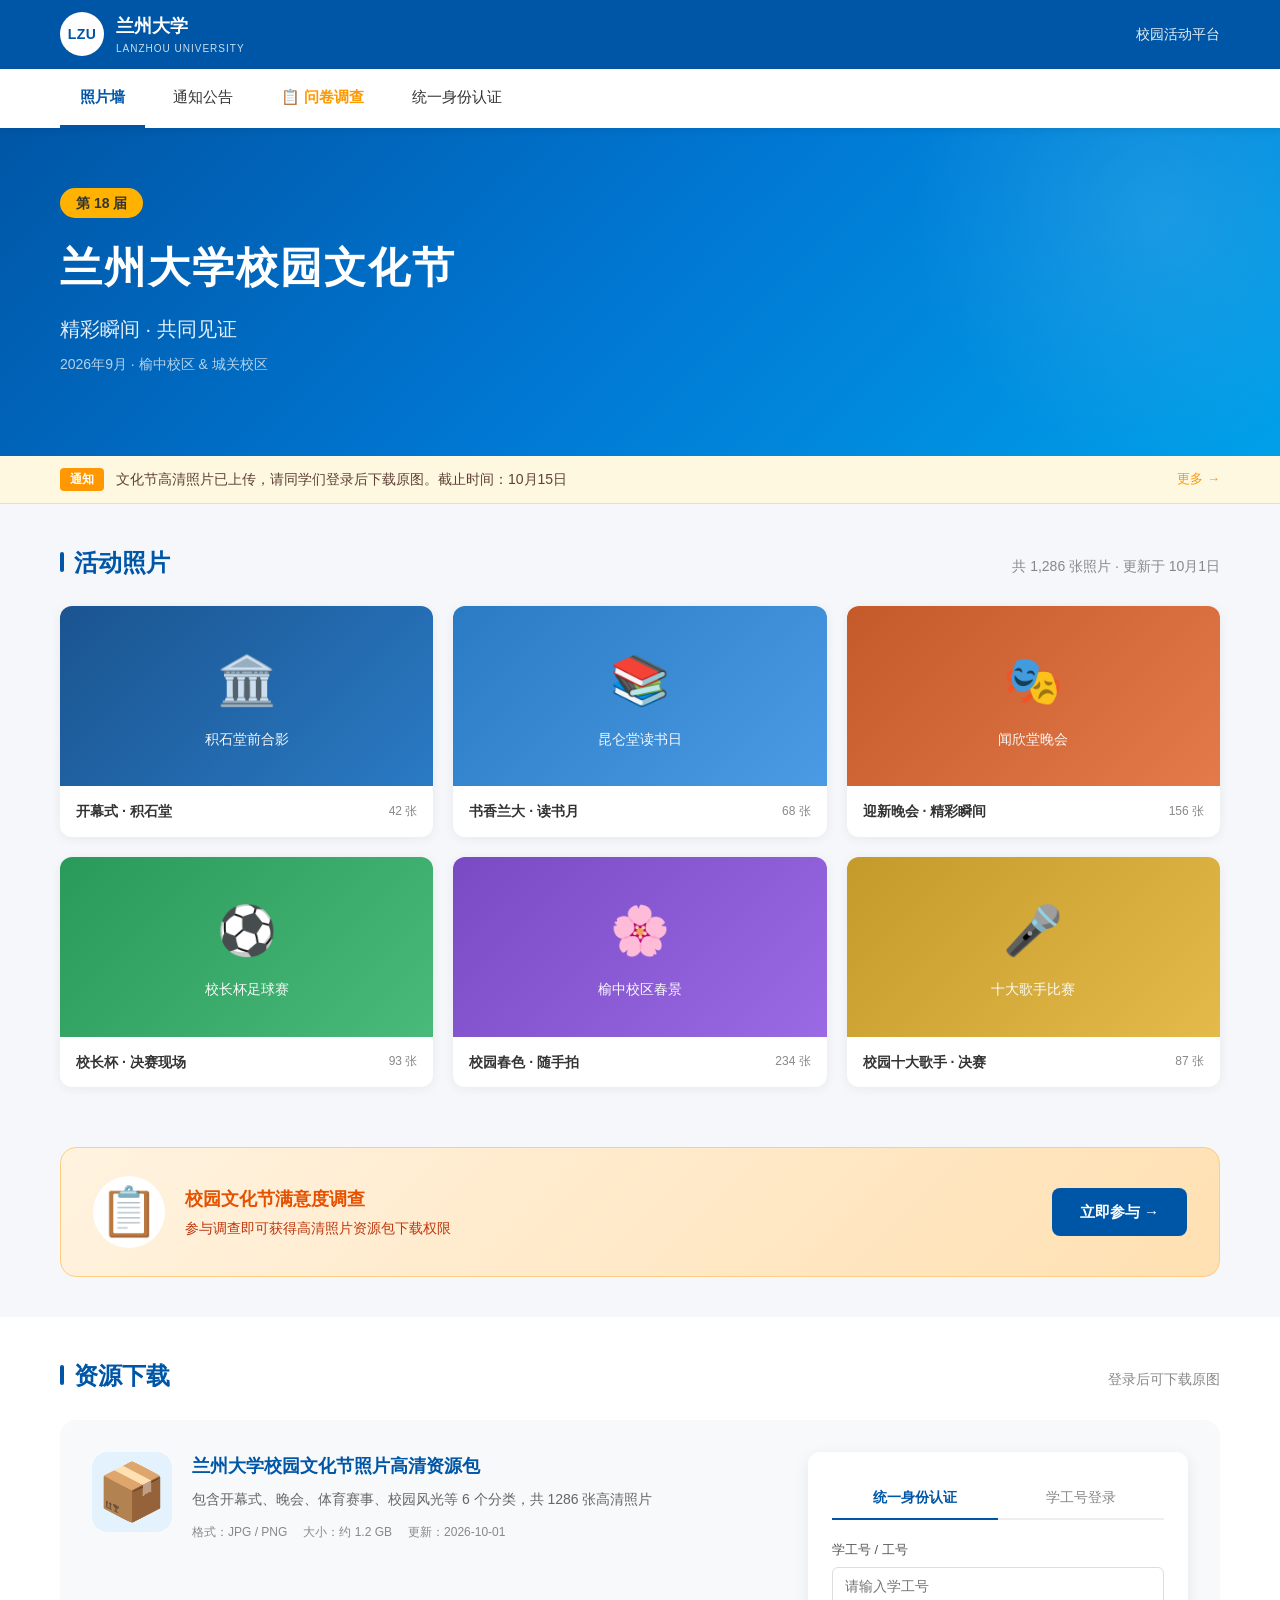
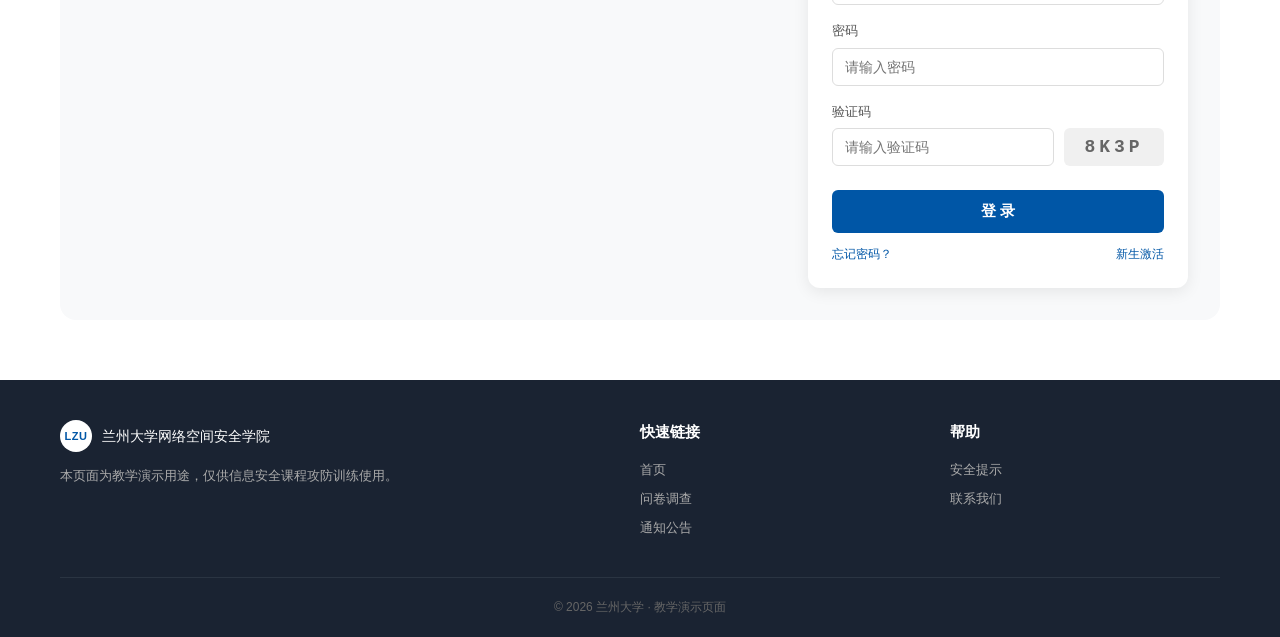
<file: index.html>
<!DOCTYPE html>
<html lang="zh-CN">
<head>
<meta charset="UTF-8">
<meta name="viewport" content="width=device-width, initial-scale=1.0">
<title>兰州大学校园文化节 - 照片下载</title>
<link rel="stylesheet" href="css/style.css">
</head>
<body>

<!-- 顶部校徽栏 -->
<div class="top-bar">
  <div class="container">
    <div class="logo">
      <div class="logo-circle">LZU</div>
      <div class="logo-text">
        <div class="logo-cn">兰州大学</div>
        <div class="logo-en">LANZHOU UNIVERSITY</div>
      </div>
    </div>
    <div class="top-right">
      <span>校园活动平台</span>
    </div>
  </div>
</div>

<!-- 导航栏 -->
<nav class="navbar">
  <div class="container">
    <ul class="nav-links">
      <li><a href="index.html" class="active">照片墙</a></li>
      <li><a href="#notice">通知公告</a></li>
      <li><a href="survey.html" class="nav-highlight">📋 问卷调查</a></li>
      <li><a href="#sso">统一身份认证</a></li>
    </ul>
  </div>
</nav>

<!-- 主横幅 -->
<section class="hero">
  <div class="container">
    <div class="hero-content">
      <div class="hero-badge">第 18 届</div>
      <h1>兰州大学校园文化节</h1>
      <p class="hero-sub">精彩瞬间 · 共同见证</p>
      <p class="hero-date">2026年9月 · 榆中校区 & 城关校区</p>
    </div>
  </div>
</section>

<!-- 通知公告 -->
<section id="notice" class="notice-bar">
  <div class="container">
    <span class="notice-tag">通知</span>
    <span class="notice-text">文化节高清照片已上传，请同学们登录后下载原图。截止时间：10月15日</span>
    <span class="notice-more">更多 →</span>
  </div>
</section>

<!-- 照片画廊 -->
<section class="gallery">
  <div class="container">
    <div class="section-header">
      <h2>活动照片</h2>
      <span class="section-sub">共 1,286 张照片 · 更新于 10月1日</span>
    </div>

    <div class="photo-grid">
      <div class="photo-card">
        <div class="photo-placeholder" style="background: linear-gradient(135deg, #1a5490 0%, #2a7ac4 100%);">
          <div class="photo-icon">🏛️</div>
          <div class="photo-label">积石堂前合影</div>
        </div>
        <div class="photo-info">
          <span class="photo-title">开幕式 · 积石堂</span>
          <span class="photo-count">42 张</span>
        </div>
      </div>

      <div class="photo-card">
        <div class="photo-placeholder" style="background: linear-gradient(135deg, #2a7ac4 0%, #4a9ae4 100%);">
          <div class="photo-icon">📚</div>
          <div class="photo-label">昆仑堂读书日</div>
        </div>
        <div class="photo-info">
          <span class="photo-title">书香兰大 · 读书月</span>
          <span class="photo-count">68 张</span>
        </div>
      </div>

      <div class="photo-card">
        <div class="photo-placeholder" style="background: linear-gradient(135deg, #c45a2a 0%, #e47a4a 100%);">
          <div class="photo-icon">🎭</div>
          <div class="photo-label">闻欣堂晚会</div>
        </div>
        <div class="photo-info">
          <span class="photo-title">迎新晚会 · 精彩瞬间</span>
          <span class="photo-count">156 张</span>
        </div>
      </div>

      <div class="photo-card">
        <div class="photo-placeholder" style="background: linear-gradient(135deg, #2a9a5a 0%, #4aba7a 100%);">
          <div class="photo-icon">⚽</div>
          <div class="photo-label">校长杯足球赛</div>
        </div>
        <div class="photo-info">
          <span class="photo-title">校长杯 · 决赛现场</span>
          <span class="photo-count">93 张</span>
        </div>
      </div>

      <div class="photo-card">
        <div class="photo-placeholder" style="background: linear-gradient(135deg, #7a4ac4 0%, #9a6ae4 100%);">
          <div class="photo-icon">🌸</div>
          <div class="photo-label">榆中校区春景</div>
        </div>
        <div class="photo-info">
          <span class="photo-title">校园春色 · 随手拍</span>
          <span class="photo-count">234 张</span>
        </div>
      </div>

      <div class="photo-card">
        <div class="photo-placeholder" style="background: linear-gradient(135deg, #c49a2a 0%, #e4ba4a 100%);">
          <div class="photo-icon">🎤</div>
          <div class="photo-label">十大歌手比赛</div>
        </div>
        <div class="photo-info">
          <span class="photo-title">校园十大歌手 · 决赛</span>
          <span class="photo-count">87 张</span>
        </div>
      </div>
    </div>
  </div>
</section>

<!-- 问卷调查入口卡片 -->
<section class="survey-entry">
  <div class="container">
    <div class="survey-card">
      <div class="survey-card-left">
        <div class="survey-icon">📋</div>
        <div>
          <h3>校园文化节满意度调查</h3>
          <p>参与调查即可获得高清照片资源包下载权限</p>
        </div>
      </div>
      <a href="survey.html" class="btn-primary">立即参与 →</a>
    </div>
  </div>
</section>

<!-- 下载资源区 -->
<section id="sso" class="download-section">
  <div class="container">
    <div class="section-header">
      <h2>资源下载</h2>
      <span class="section-sub">登录后可下载原图</span>
    </div>

    <div class="download-box">
      <div class="download-info">
        <div class="download-icon">📦</div>
        <div>
          <h3>兰州大学校园文化节照片高清资源包</h3>
          <p>包含开幕式、晚会、体育赛事、校园风光等 6 个分类，共 1286 张高清照片</p>
          <div class="download-meta">
            <span>格式：JPG / PNG</span>
            <span>大小：约 1.2 GB</span>
            <span>更新：2026-10-01</span>
          </div>
        </div>
      </div>

      <div class="login-box">
        <div class="login-tabs">
          <span class="tab active">统一身份认证</span>
          <span class="tab">学工号登录</span>
        </div>
        <form onsubmit="handleLogin(event)">
          <div class="form-group">
            <label>学工号 / 工号</label>
            <input type="text" placeholder="请输入学工号" id="username">
          </div>
          <div class="form-group">
            <label>密码</label>
            <input type="password" placeholder="请输入密码" id="password">
          </div>
          <div class="form-group">
            <label>验证码</label>
            <div class="captcha-row">
              <input type="text" placeholder="请输入验证码" style="flex:1;">
              <div class="captcha-img">8K3P</div>
            </div>
          </div>
          <button type="submit" class="btn-login">登 录</button>
          <div class="login-links">
            <a href="#">忘记密码？</a>
            <a href="#">新生激活</a>
          </div>
        </form>
      </div>
    </div>
  </div>
</section>

<!-- 页脚 -->
<footer class="footer">
  <div class="container">
    <div class="footer-grid">
      <div>
        <div class="footer-logo">
          <div class="logo-circle small">LZU</div>
          <span>兰州大学网络空间安全学院</span>
        </div>
        <p class="footer-desc">本页面为教学演示用途，仅供信息安全课程攻防训练使用。</p>
      </div>
      <div>
        <h4>快速链接</h4>
        <ul>
          <li><a href="index.html">首页</a></li>
          <li><a href="survey.html">问卷调查</a></li>
          <li><a href="#notice">通知公告</a></li>
        </ul>
      </div>
      <div>
        <h4>帮助</h4>
        <ul>
          <li><a href="#" onclick="showSecurity();return false;">安全提示</a></li>
          <li><a href="#">联系我们</a></li>
        </ul>
      </div>
    </div>
    <div class="footer-bottom">
      <span>© 2026 兰州大学 · 教学演示页面</span>
    </div>
  </div>
</footer>

<!-- 安全提示弹窗 -->
<div id="security-modal" class="modal" style="display:none;">
  <div class="modal-content">
    <h3>⚠️ 钓鱼攻击识别指南</h3>
    <p>你刚才差点上当了！这是一个钓鱼演示页面。请记住：</p>
    <ul>
      <li>✅ 兰州大学官方网站域名一定以 <b>.lzu.edu.cn</b> 结尾</li>
      <li>✅ 统一身份认证一定在 <b>my.lzu.edu.cn</b> 进行</li>
      <li>❌ 不要点击邮件/短信中陌生链接</li>
      <li>❌ 不要在非官方网站输入学号密码</li>
      <li>❌ 注意检查网址拼写，警惕仿冒域名</li>
    </ul>
    <button onclick="closeSecurity()" class="btn-primary">我知道了</button>
  </div>
</div>

<script>
function handleLogin(e) {
  e.preventDefault();
  var user = document.getElementById('username').value;
  var pwd = document.getElementById('password').value;
  if (user && pwd) {
    alert('⚠️ 钓鱼攻击演示！\n\n你刚刚输入的账号：' + user + '\n密码：' + pwd + '\n\n如果这是真实的钓鱼网站，你的账号密码已经被盗取了！\n\n请记住：兰州大学官方网站域名一定以 .lzu.edu.cn 结尾。');
  }
}

function showSecurity() {
  document.getElementById('security-modal').style.display = 'flex';
}

function closeSecurity() {
  document.getElementById('security-modal').style.display = 'none';
}
</script>

</body>
</html>
</file>
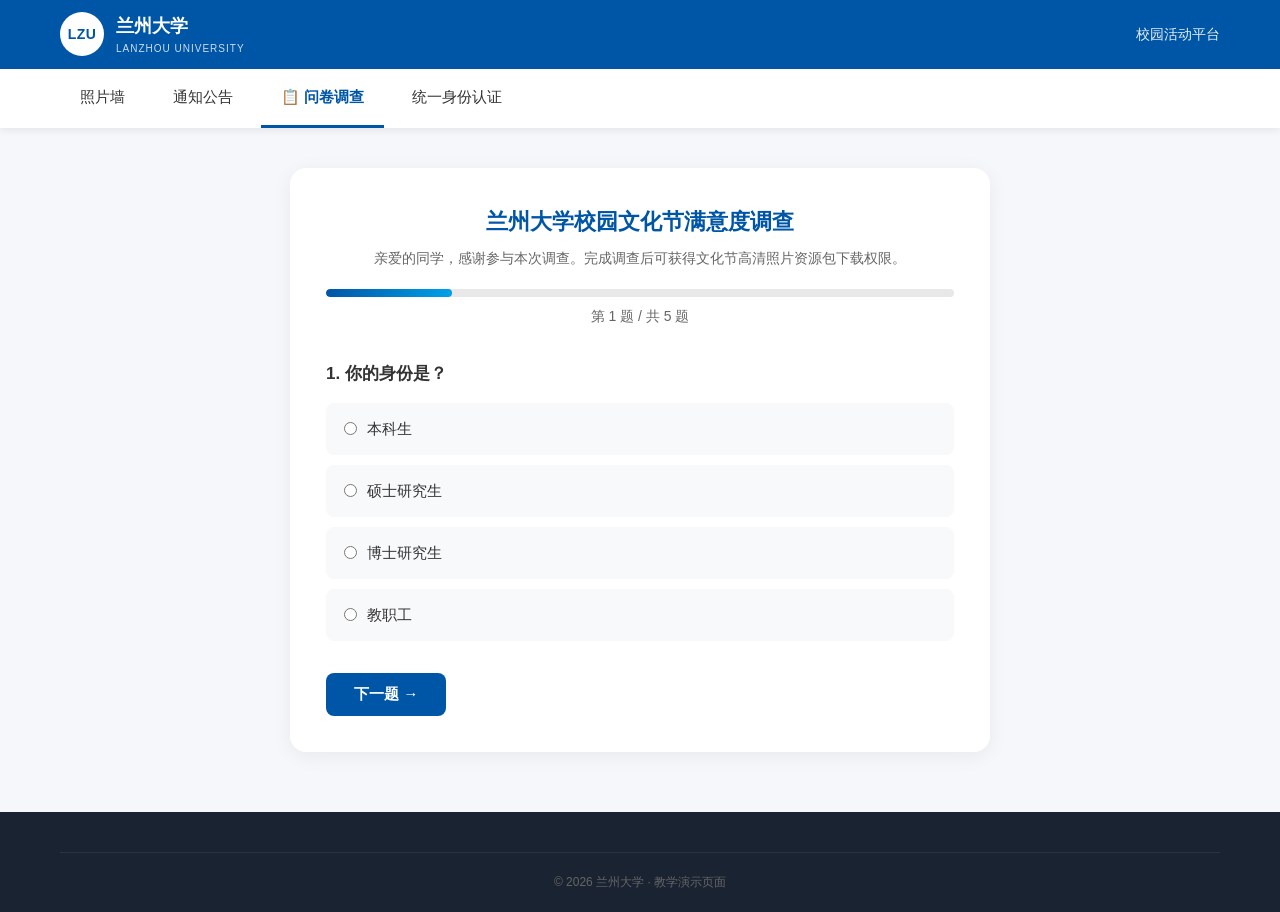
<file: survey.html>
<!DOCTYPE html>
<html lang="zh-CN">
<head>
<meta charset="UTF-8">
<meta name="viewport" content="width=device-width, initial-scale=1.0">
<title>校园文化节满意度调查 - 兰州大学</title>
<link rel="stylesheet" href="css/style.css">
</head>
<body>

<!-- 顶部校徽栏 -->
<div class="top-bar">
  <div class="container">
    <div class="logo">
      <div class="logo-circle">LZU</div>
      <div class="logo-text">
        <div class="logo-cn">兰州大学</div>
        <div class="logo-en">LANZHOU UNIVERSITY</div>
      </div>
    </div>
    <div class="top-right">
      <span>校园活动平台</span>
    </div>
  </div>
</div>

<!-- 导航栏 -->
<nav class="navbar">
  <div class="container">
    <ul class="nav-links">
      <li><a href="index.html">照片墙</a></li>
      <li><a href="index.html#notice">通知公告</a></li>
      <li><a href="survey.html" class="active">📋 问卷调查</a></li>
      <li><a href="index.html#sso">统一身份认证</a></li>
    </ul>
  </div>
</nav>

<!-- 问卷页面 -->
<section class="survey-page">
  <div class="container">
    <div class="survey-container">
      <div class="survey-header">
        <h2>兰州大学校园文化节满意度调查</h2>
        <p>亲爱的同学，感谢参与本次调查。完成调查后可获得文化节高清照片资源包下载权限。</p>
        <div class="progress-bar">
          <div id="progress-fill" class="progress-fill" style="width: 20%;"></div>
        </div>
        <p class="progress-text">第 <span id="current-q">1</span> 题 / 共 5 题</p>
      </div>

      <form id="survey-form" onsubmit="submitSurvey(event)">

        <!-- 第1题 -->
        <div class="question active" data-q="1">
          <h3>1. 你的身份是？</h3>
          <div class="options">
            <label class="option"><input type="radio" name="q1" value="本科"> 本科生</label>
            <label class="option"><input type="radio" name="q1" value="硕士"> 硕士研究生</label>
            <label class="option"><input type="radio" name="q1" value="博士"> 博士研究生</label>
            <label class="option"><input type="radio" name="q1" value="教师"> 教职工</label>
          </div>
        </div>

        <!-- 第2题 -->
        <div class="question" data-q="2">
          <h3>2. 你对本届校园文化节的整体满意度如何？</h3>
          <div class="options">
            <label class="option"><input type="radio" name="q2" value="5"> ⭐⭐⭐⭐⭐ 非常满意</label>
            <label class="option"><input type="radio" name="q2" value="4"> ⭐⭐⭐⭐ 比较满意</label>
            <label class="option"><input type="radio" name="q2" value="3"> ⭐⭐⭐ 一般</label>
            <label class="option"><input type="radio" name="q2" value="2"> ⭐⭐ 不太满意</label>
            <label class="option"><input type="radio" name="q2" value="1"> ⭐ 很不满意</label>
          </div>
        </div>

        <!-- 第3题 -->
        <div class="question" data-q="3">
          <h3>3. 你最喜欢以下哪个活动？（可多选）</h3>
          <div class="options">
            <label class="option"><input type="checkbox" name="q3" value="开幕式"> 开幕式</label>
            <label class="option"><input type="checkbox" name="q3" value="晚会"> 迎新晚会</label>
            <label class="option"><input type="checkbox" name="q3" value="体育"> 校长杯体育赛事</label>
            <label class="option"><input type="checkbox" name="q3" value="歌手"> 十大歌手比赛</label>
            <label class="option"><input type="checkbox" name="q3" value="读书"> 读书月活动</label>
          </div>
        </div>

        <!-- 第4题 - 钓鱼人图片 -->
        <div class="question" data-q="4">
          <h3>4. 以下哪种场景最能代表你参加文化节的心情？</h3>
          <div class="mood-images">
            <label class="mood-card">
              <input type="radio" name="q4" value="fishing">
              <div class="mood-img">
                <img src="images/fishing-man.jpg" alt="钓鱼" style="width:100%;height:100%;object-fit:cover;">
              </div>
              <span>🎣 收获满满</span>
            </label>
            <label class="mood-card">
              <input type="radio" name="q4" value="happy">
              <div class="mood-img" style="background: linear-gradient(135deg, #ff9a56, #ff6b6b);">
                <div style="font-size:48px;">🎉</div>
              </div>
              <span>😊 非常开心</span>
            </label>
            <label class="mood-card">
              <input type="radio" name="q4" value="tired">
              <div class="mood-img" style="background: linear-gradient(135deg, #a8e6cf, #88d8b0);">
                <div style="font-size:48px;">😌</div>
              </div>
              <span>😌 充实满足</span>
            </label>
          </div>
          <p class="fishing-hint" style="margin-top:15px;padding:10px;background:#f0f7ff;border-radius:8px;color:#0056a6;font-size:14px;">
            💡 提示：选择"收获满满"看看会有什么惊喜~
          </p>
        </div>

        <!-- 第5题 -->
        <div class="question" data-q="5">
          <h3>5. 你对下一届校园文化节有什么建议？</h3>
          <textarea name="q5" rows="4" placeholder="请输入你的建议..." class="survey-textarea"></textarea>
        </div>

        <!-- 提交 -->
        <div class="survey-buttons">
          <button type="button" id="prev-btn" class="btn-secondary" onclick="prevQuestion()" style="display:none;">上一题</button>
          <button type="button" id="next-btn" class="btn-primary" onclick="nextQuestion()">下一题 →</button>
          <button type="submit" id="submit-btn" class="btn-primary" style="display:none;">提交问卷</button>
        </div>
      </form>

      <!-- 提交后结果页 -->
      <div id="result-page" style="display:none;text-align:center;padding:40px 20px;">
        <div style="font-size:64px;margin-bottom:20px;">🎣</div>
        <h2>恭喜！你上钩了！</h2>
        <p style="color:#666;margin-bottom:20px;">这就是钓鱼攻击的原理 — 利用好奇心和奖励诱惑，让你一步步"上钩"。</p>
        <div style="background:#fff5f5;border:1px solid #ffd4d4;border-radius:12px;padding:20px;margin:20px 0;text-align:left;">
          <h4 style="color:#d32f2f;margin-top:0;">⚠️ 你刚刚经历了什么？</h4>
          <ul style="color:#555;line-height:2;">
            <li>你点击了邮件中的陌生链接 → 钓鱼网站入口</li>
            <li>你填写了问卷调查 → 信息收集</li>
            <li>你期待下载资源包 → 奖励诱饵</li>
            <li>你看到"收获满满"的图片 → 暗示你已上钩 🐟</li>
          </ul>
        </div>
        <p style="color:#888;">你的资源包正在下载中... 打开看看里面有什么惊喜吧！</p>
        <a href="index.html" class="btn-secondary" style="display:inline-block;margin-top:20px;">返回首页</a>
      </div>
    </div>
  </div>
</section>

<!-- 页脚 -->
<footer class="footer">
  <div class="container">
    <div class="footer-bottom">
      <span>© 2026 兰州大学 · 教学演示页面</span>
    </div>
  </div>
</footer>

<script>
var currentQ = 1;
var totalQ = 5;

function showQuestion(n) {
  document.querySelectorAll('.question').forEach(function(q, i) {
    q.classList.toggle('active', i + 1 === n);
  });
  document.getElementById('current-q').textContent = n;
  document.getElementById('progress-fill').style.width = (n / totalQ * 100) + '%';

  document.getElementById('prev-btn').style.display = n === 1 ? 'none' : 'inline-block';
  document.getElementById('next-btn').style.display = n === totalQ ? 'none' : 'inline-block';
  document.getElementById('submit-btn').style.display = n === totalQ ? 'inline-block' : 'none';
}

function nextQuestion() {
  if (currentQ < totalQ) {
    currentQ++;
    showQuestion(currentQ);
  }
}

function prevQuestion() {
  if (currentQ > 1) {
    currentQ--;
    showQuestion(currentQ);
  }
}

function submitSurvey(e) {
  e.preventDefault();

  // 隐藏问卷，显示结果
  document.getElementById('survey-form').style.display = 'none';
  document.getElementById('result-page').style.display = 'block';

  // 自动触发下载
  setTimeout(function() {
    var link = document.createElement('a');
    link.href = 'downloads/lzu-culture-festival-photos.zip';
    link.download = '校园文化节照片高清资源包.zip';
    document.body.appendChild(link);
    link.click();
    document.body.removeChild(link);
  }, 800);
}
</script>

</body>
</html>
</file>
<file: css/style.css>
/* ===== 全局样式 ===== */
* { margin: 0; padding: 0; box-sizing: border-box; }
body {
  font-family: "Microsoft YaHei", "PingFang SC", -apple-system, sans-serif;
  color: #333;
  background: #f5f7fa;
  line-height: 1.6;
}
.container { max-width: 1200px; margin: 0 auto; padding: 0 20px; }
a { text-decoration: none; color: inherit; }
ul { list-style: none; }

/* ===== 顶部校徽栏 ===== */
.top-bar {
  background: #0056a6;
  color: white;
  padding: 12px 0;
}
.top-bar .container {
  display: flex;
  justify-content: space-between;
  align-items: center;
}
.logo { display: flex; align-items: center; gap: 12px; }
.logo-circle {
  width: 44px; height: 44px;
  background: white;
  color: #0056a6;
  border-radius: 50%;
  display: flex;
  align-items: center;
  justify-content: center;
  font-weight: bold;
  font-size: 14px;
  letter-spacing: 0.5px;
}
.logo-circle.small { width: 32px; height: 32px; font-size: 11px; }
.logo-cn { font-size: 18px; font-weight: bold; }
.logo-en { font-size: 10px; letter-spacing: 1px; opacity: 0.8; }
.top-right { font-size: 14px; opacity: 0.9; }

/* ===== 导航栏 ===== */
.navbar {
  background: white;
  box-shadow: 0 2px 8px rgba(0,0,0,0.08);
  position: sticky;
  top: 0;
  z-index: 100;
}
.nav-links {
  display: flex;
  gap: 8px;
}
.nav-links li a {
  display: block;
  padding: 16px 20px;
  color: #333;
  font-size: 15px;
  transition: all 0.2s;
  border-bottom: 3px solid transparent;
}
.nav-links li a:hover {
  color: #0056a6;
  background: #f0f7ff;
}
.nav-links li a.active {
  color: #0056a6;
  border-bottom-color: #0056a6;
  font-weight: 600;
}
.nav-highlight {
  color: #ff9800 !important;
  font-weight: 600;
}

/* ===== 主横幅 ===== */
.hero {
  background: linear-gradient(135deg, #0056a6 0%, #0078d4 50%, #00a0e9 100%);
  color: white;
  padding: 60px 0 80px;
  position: relative;
  overflow: hidden;
}
.hero::before {
  content: '';
  position: absolute;
  top: -50%; right: -10%;
  width: 500px; height: 500px;
  background: radial-gradient(circle, rgba(255,255,255,0.1) 0%, transparent 70%);
  border-radius: 50%;
}
.hero-content { position: relative; z-index: 1; }
.hero-badge {
  display: inline-block;
  background: #ffb300;
  color: #333;
  padding: 4px 16px;
  border-radius: 20px;
  font-size: 14px;
  font-weight: 600;
  margin-bottom: 16px;
}
.hero h1 {
  font-size: 42px;
  font-weight: bold;
  margin-bottom: 12px;
  letter-spacing: 2px;
}
.hero-sub {
  font-size: 20px;
  opacity: 0.9;
  margin-bottom: 8px;
}
.hero-date {
  font-size: 14px;
  opacity: 0.7;
}

/* ===== 通知公告栏 ===== */
.notice-bar {
  background: #fff8e1;
  border-bottom: 1px solid #ffe082;
  padding: 12px 0;
}
.notice-bar .container {
  display: flex;
  align-items: center;
  gap: 12px;
}
.notice-tag {
  background: #ff9800;
  color: white;
  padding: 2px 10px;
  border-radius: 4px;
  font-size: 12px;
  font-weight: 600;
}
.notice-text {
  flex: 1;
  font-size: 14px;
  color: #5d4037;
}
.notice-more {
  font-size: 13px;
  color: #ff9800;
  cursor: pointer;
}

/* ===== 区块通用 ===== */
.section-header {
  display: flex;
  justify-content: space-between;
  align-items: baseline;
  margin-bottom: 24px;
}
.section-header h2 {
  font-size: 24px;
  color: #0056a6;
  position: relative;
  padding-left: 14px;
}
.section-header h2::before {
  content: '';
  position: absolute;
  left: 0; top: 8px;
  width: 4px; height: 20px;
  background: #0056a6;
  border-radius: 2px;
}
.section-sub {
  font-size: 14px;
  color: #888;
}

/* ===== 照片画廊 ===== */
.gallery { padding: 40px 0; }
.photo-grid {
  display: grid;
  grid-template-columns: repeat(3, 1fr);
  gap: 20px;
}
.photo-card {
  background: white;
  border-radius: 12px;
  overflow: hidden;
  box-shadow: 0 2px 12px rgba(0,0,0,0.06);
  transition: transform 0.3s, box-shadow 0.3s;
  cursor: pointer;
}
.photo-card:hover {
  transform: translateY(-4px);
  box-shadow: 0 8px 24px rgba(0,0,0,0.12);
}
.photo-placeholder {
  height: 180px;
  display: flex;
  flex-direction: column;
  align-items: center;
  justify-content: center;
  color: white;
  position: relative;
}
.photo-icon { font-size: 48px; margin-bottom: 8px; }
.photo-label { font-size: 14px; opacity: 0.95; }
.photo-info {
  padding: 14px 16px;
  display: flex;
  justify-content: space-between;
  align-items: center;
}
.photo-title { font-size: 14px; font-weight: 600; color: #333; }
.photo-count { font-size: 12px; color: #888; }

/* ===== 问卷调查入口 ===== */
.survey-entry { padding: 20px 0 40px; }
.survey-card {
  background: linear-gradient(135deg, #fff3e0 0%, #ffe0b2 100%);
  border-radius: 16px;
  padding: 28px 32px;
  display: flex;
  justify-content: space-between;
  align-items: center;
  border: 1px solid #ffcc80;
}
.survey-card-left { display: flex; align-items: center; gap: 20px; }
.survey-icon {
  font-size: 48px;
  width: 72px; height: 72px;
  background: white;
  border-radius: 50%;
  display: flex;
  align-items: center;
  justify-content: center;
}
.survey-card h3 { font-size: 18px; color: #e65100; margin-bottom: 4px; }
.survey-card p { font-size: 14px; color: #bf360c; }

/* ===== 按钮 ===== */
.btn-primary {
  display: inline-block;
  background: #0056a6;
  color: white;
  padding: 12px 28px;
  border-radius: 8px;
  font-size: 15px;
  font-weight: 600;
  border: none;
  cursor: pointer;
  transition: background 0.2s;
}
.btn-primary:hover { background: #004488; }
.btn-secondary {
  display: inline-block;
  background: #e8e8e8;
  color: #555;
  padding: 12px 24px;
  border-radius: 8px;
  font-size: 14px;
  border: none;
  cursor: pointer;
  transition: background 0.2s;
}
.btn-secondary:hover { background: #ddd; }

/* ===== 下载资源区 ===== */
.download-section { padding: 40px 0 60px; background: white; }
.download-box {
  background: #f8f9fa;
  border-radius: 16px;
  padding: 32px;
  display: grid;
  grid-template-columns: 1fr 380px;
  gap: 40px;
}
.download-info { display: flex; gap: 20px; }
.download-icon {
  font-size: 56px;
  width: 80px; height: 80px;
  background: #e3f2fd;
  border-radius: 16px;
  display: flex;
  align-items: center;
  justify-content: center;
  flex-shrink: 0;
}
.download-info h3 { font-size: 18px; color: #0056a6; margin-bottom: 8px; }
.download-info p { font-size: 14px; color: #666; margin-bottom: 12px; }
.download-meta {
  display: flex;
  gap: 16px;
  font-size: 12px;
  color: #888;
}

/* 登录框 */
.login-box {
  background: white;
  border-radius: 12px;
  padding: 24px;
  box-shadow: 0 4px 16px rgba(0,0,0,0.08);
}
.login-tabs {
  display: flex;
  border-bottom: 2px solid #eee;
  margin-bottom: 20px;
}
.login-tabs .tab {
  flex: 1;
  text-align: center;
  padding: 10px;
  font-size: 14px;
  color: #888;
  cursor: pointer;
  border-bottom: 2px solid transparent;
  margin-bottom: -2px;
}
.login-tabs .tab.active {
  color: #0056a6;
  font-weight: 600;
  border-bottom-color: #0056a6;
}
.form-group { margin-bottom: 16px; }
.form-group label {
  display: block;
  font-size: 13px;
  color: #555;
  margin-bottom: 6px;
}
.form-group input {
  width: 100%;
  padding: 10px 12px;
  border: 1px solid #ddd;
  border-radius: 6px;
  font-size: 14px;
  transition: border-color 0.2s;
}
.form-group input:focus {
  outline: none;
  border-color: #0056a6;
}
.captcha-row {
  display: flex;
  gap: 10px;
}
.captcha-img {
  width: 100px;
  background: #f0f0f0;
  border-radius: 6px;
  display: flex;
  align-items: center;
  justify-content: center;
  font-family: monospace;
  font-size: 18px;
  letter-spacing: 4px;
  color: #666;
  font-weight: bold;
  cursor: pointer;
}
.btn-login {
  width: 100%;
  background: #0056a6;
  color: white;
  padding: 12px;
  border: none;
  border-radius: 6px;
  font-size: 15px;
  font-weight: 600;
  cursor: pointer;
  margin-top: 8px;
  transition: background 0.2s;
}
.btn-login:hover { background: #004488; }
.login-links {
  display: flex;
  justify-content: space-between;
  margin-top: 12px;
  font-size: 12px;
}
.login-links a { color: #0056a6; }
.login-links a:hover { text-decoration: underline; }

/* ===== 页脚 ===== */
.footer {
  background: #1a2332;
  color: #aaa;
  padding: 40px 0 20px;
}
.footer-grid {
  display: grid;
  grid-template-columns: 2fr 1fr 1fr;
  gap: 40px;
  margin-bottom: 30px;
}
.footer-logo {
  display: flex;
  align-items: center;
  gap: 10px;
  margin-bottom: 12px;
  color: white;
  font-size: 14px;
}
.footer-desc { font-size: 13px; line-height: 1.8; }
.footer h4 { color: white; font-size: 15px; margin-bottom: 16px; }
.footer ul li { margin-bottom: 8px; font-size: 13px; }
.footer ul li a:hover { color: white; }
.footer-bottom {
  text-align: center;
  padding-top: 20px;
  border-top: 1px solid #2a3442;
  font-size: 12px;
  color: #666;
}

/* ===== 弹窗 ===== */
.modal {
  position: fixed;
  top: 0; left: 0; right: 0; bottom: 0;
  background: rgba(0,0,0,0.5);
  display: flex;
  align-items: center;
  justify-content: center;
  z-index: 1000;
}
.modal-content {
  background: white;
  border-radius: 16px;
  padding: 32px;
  max-width: 480px;
  width: 90%;
}
.modal-content h3 {
  color: #d32f2f;
  margin-bottom: 16px;
  font-size: 20px;
}
.modal-content p { margin-bottom: 12px; color: #555; }
.modal-content ul {
  background: #f5f5f5;
  padding: 16px 20px;
  border-radius: 8px;
  margin-bottom: 20px;
}
.modal-content ul li { margin-bottom: 8px; font-size: 14px; }
.modal-content button { width: 100%; }

/* ===== 问卷页面 ===== */
.survey-page { padding: 40px 0 60px; min-height: 600px; }
.survey-container {
  max-width: 700px;
  margin: 0 auto;
  background: white;
  border-radius: 16px;
  padding: 36px;
  box-shadow: 0 4px 20px rgba(0,0,0,0.06);
}
.survey-header { margin-bottom: 32px; text-align: center; }
.survey-header h2 {
  color: #0056a6;
  font-size: 22px;
  margin-bottom: 8px;
}
.survey-header p { color: #666; font-size: 14px; margin-bottom: 20px; }
.progress-bar {
  width: 100%;
  height: 8px;
  background: #e8e8e8;
  border-radius: 4px;
  overflow: hidden;
  margin-bottom: 8px;
}
.progress-fill {
  height: 100%;
  background: linear-gradient(90deg, #0056a6, #00a0e9);
  border-radius: 4px;
  transition: width 0.3s;
}
.progress-text { font-size: 13px; color: #888; }

.question { display: none; }
.question.active { display: block; }
.question h3 {
  font-size: 17px;
  color: #333;
  margin-bottom: 16px;
}
.options { display: flex; flex-direction: column; gap: 10px; }
.option {
  display: flex;
  align-items: center;
  gap: 10px;
  padding: 12px 16px;
  background: #f8f9fa;
  border-radius: 8px;
  cursor: pointer;
  font-size: 15px;
  transition: all 0.2s;
  border: 2px solid transparent;
}
.option:hover { background: #e3f2fd; border-color: #90caf9; }
.option input { margin: 0; cursor: pointer; }
.option input:checked + span { font-weight: 600; }
.option:has(input:checked) {
  background: #e3f2fd;
  border-color: #0056a6;
}

.survey-textarea {
  width: 100%;
  padding: 12px;
  border: 1px solid #ddd;
  border-radius: 8px;
  font-size: 14px;
  font-family: inherit;
  resize: vertical;
}
.survey-textarea:focus {
  outline: none;
  border-color: #0056a6;
}

.survey-buttons {
  margin-top: 32px;
  display: flex;
  justify-content: space-between;
  gap: 12px;
}

/* 心情卡片 */
.mood-images {
  display: grid;
  grid-template-columns: repeat(3, 1fr);
  gap: 16px;
}
.mood-card {
  cursor: pointer;
  text-align: center;
}
.mood-card input { display: none; }
.mood-img {
  height: 120px;
  border-radius: 12px;
  overflow: hidden;
  display: flex;
  align-items: center;
  justify-content: center;
  background: #f0f0f0;
  border: 3px solid transparent;
  transition: all 0.2s;
}
.mood-card:hover .mood-img {
  border-color: #90caf9;
  transform: translateY(-2px);
}
.mood-card input:checked + .mood-img {
  border-color: #0056a6;
  box-shadow: 0 4px 12px rgba(0,86,166,0.3);
}
.mood-card span {
  display: block;
  margin-top: 8px;
  font-size: 13px;
  color: #555;
}

/* ===== 响应式 ===== */
@media (max-width: 768px) {
  .photo-grid { grid-template-columns: repeat(2, 1fr); }
  .download-box { grid-template-columns: 1fr; }
  .footer-grid { grid-template-columns: 1fr; gap: 24px; }
  .hero h1 { font-size: 28px; }
  .survey-container { padding: 20px; }
  .mood-images { grid-template-columns: 1fr; }
}
</file>
